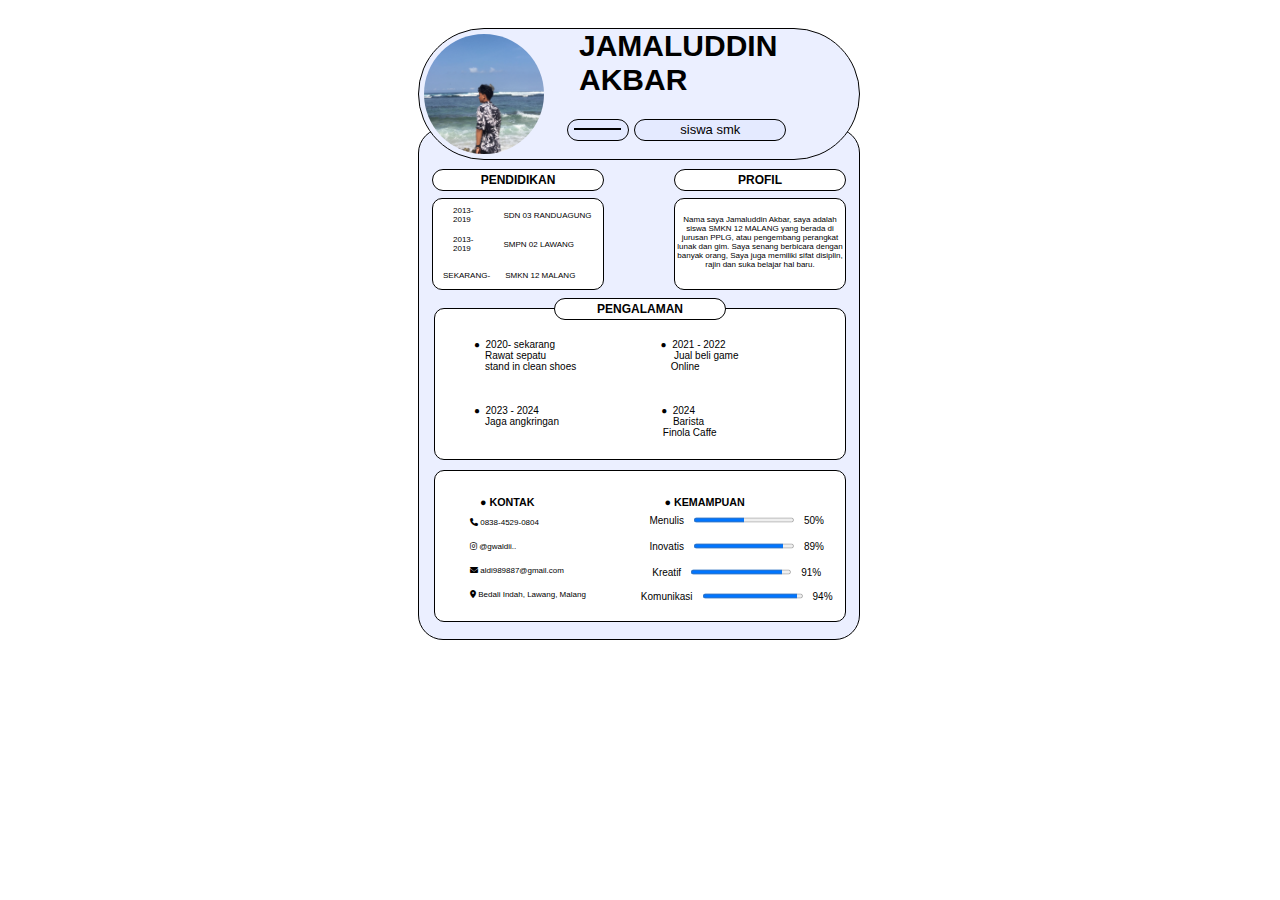
<file: cv.html>
<!DOCTYPE html>
<html lang="en">
  <head>
    <meta charset="UTF-8" />
    <meta name="viewport" content="width=device-width, initial-scale=1.0" />
    <title>CV</title>
  </head>
  <link
      href="https://cdnjs.cloudflare.com/ajax/libs/font-awesome/6.5.0/css/all.min.css"
      rel="stylesheet"
    />

    <style>
    body{
        padding: 50px;
        display: flex;
    }
    .container{
        display: flex;
        flex-direction: row;
        background-color: #ebefff;
        border-radius: 130px;
        border: 1px solid rgb(0, 0, 0);
        width: 440px;
        height: 130px;
        margin: 20px;
        transform: translate(380px, 50px);
        position: absolute;
        z-index: 999;
        
    }
    .container2{
        background-color: #ebefff;
        border-radius: 25px;
        border: 1px solid rgb(0, 0, 0);
        width: 440px;
        height: 510px;
        transform: translate(400px, 170px);
    }
    .imgprofil{
        border-radius: 120px;
        width: 120px;
        height: 120px;
        padding: 10px;
        transform: translate(-5px, -5px);
    }
    .lulus{
        border-radius: 20px;
        background-color: #e4eaff;
        border: 1px solid rgb(0, 0, 0);
        width: 60px;
        height: 20px;
        transform: translatey(-30px);
    }
    .lulus2{
        border-radius: 20px;
        background-color: #e4eaff;
        border: 1px solid rgb(0, 0, 0);
        width: 150px;
        height: 20px;
        transform: translate(5px,-30px);
    }
    .conts1{
        display: flex;
        flex-direction: column;
        width: auto;
        height: auto;
        padding: 35px;
        transform: translateY(5px);
    }
    .cardpen{
        border-radius: 20px;
        border: 1px solid ;
        width: 170px;
        transform: translateX(-22px);
        height: 20px;
        background-color: #fff;
    }
    .cardpen>h5{
        text-align: center;
        transform: translateY(-17px);
        font-family: Arial, Helvetica, sans-serif;
        font-size: 12px;
    }
    .grid{
        display: grid;
        grid-template-columns: repeat(2, 1fr);
        gap: 0px;
    }
    .cardpen1{
        border-radius: 10px;
        border: 1px solid ;
        width: 170px;
        height: 90px;
        background-color: #fff;
        transform: translate(-22px, 7px);
        font-family: Arial, Helvetica, sans-serif;
    }
    .cardlam{
        background-color: white;
        text-align: center;
        width: 170px;
        height: 20px;
        border-radius: 20px;
        border: 1px solid ;
        transform: translate(135px, -25px);
        z-index: 9999;
        position: absolute;
    }
    .cardlam>h5{
        transform: translateY(-17px);
        font-family: Arial, Helvetica, sans-serif;
        font-size: 12px;
    }
    .conts3{
        border-radius: 10px;
        border: 1px solid ;
        width: 410px;
        height: 150px;
        background-color: #fff;
        transform: translate(15px, -15px);
        margin-top: 10px;
        
    }
    .info {
        display: flex;
        flex-direction: column;
    }

    </style>
  <body>
    <section style="transform: translate(-40px, -100px);">
      <div class="container">
        <img class="imgprofil" src="assets/profile.png" alt="">
        <h1 style="transform: translate(20px,-20px);font-size: 30px; font-family: sans-serif; font-weight: bold;">JAMALUDDIN <br>AKBAR</h1>
        <div style="display: flex; flex-direction: row; margin: 10px; transform: translate(-200px, 110px );">
            <div class="lulus">
                <div style="text-align: center; transform: translate(6px, 8px); width: 45px ; border: 1px solid;"></div>
            </div>
            <div class="lulus2">
                <p style="text-align: center; font-family: Arial, Helvetica, sans-serif;transform: translateY(-11px);font-size: 13px;">siswa smk</p>
            </div>
        </div>
      </div>
      <div class="container2">
        <section class="grid">
            <section class="conts1">
                <section class="cardpen">
                    <h5 >PENDIDIKAN</h5>
                </section>
                <section class="cardpen1">
                    <section style="transform: translate(-5px, 4px);">
                        <div style="display: flex; flex-direction: row; transform: translate(25px, -5px);">
                            <p style="font-size: 8px;">2013- <br>2019</p>
                            <p style="font-size: 8px; transform: translate(30px, 5px);">SDN 03 RANDUAGUNG</p>
                        </div>
                        <div style="display: flex; flex-direction: row; transform: translate(25px, -10px);">
                            <p style="font-size: 8px;">2013- <br>2019</p>
                            <p style="font-size: 8px; transform: translate(30px, 5px);">SMPN 02 LAWANG</p>
                        </div>
                        <div style="display: flex; flex-direction: row; transform: translate(15px, -8px);">
                            <p style="font-size: 8px;">SEKARANG-</p>
                            <p style="font-size: 8px; transform: translate(15px, 0px);">SMKN 12 MALANG</p>
                        </div>
                    </section>
                </section>
            </section>
            <section class="conts1">
                <section class="cardpen">
                    <h5>PROFIL</h5>
                </section>
                <section class="cardpen1">
                    <section style="font-family: Arial, Helvetica, sans-serif;">
                        <p style="font-size: 8px; text-align: center; transform: translateY(8px);">Nama saya Jamaluddin Akbar, saya adalah siswa SMKN 12 MALANG yang berada di jurusan PPLG, atau pengembang perangkat lunak dan gim. Saya senang berbicara dengan banyak orang, Saya juga memiliki sifat disiplin, rajin dan suka belajar hal baru.</p>
                    </section>
                </section>
            </section>
        </section>
        <section>
            <div class="cardlam">
                <h5>PENGALAMAN</h5>
            </div>
            <div class="conts3">
                <section style="display: flex; flex-direction: row;">
                    <div style="display: flex; flex-direction: column;">
                        <pre style="transform: translate(-50px, 20px); font-family: Arial, Helvetica, sans-serif; font-size: 10px;">
                                ●  2020- sekarang                                      ●  2021 - 2022
                                    Rawat sepatu                                              Jual beli game 
                                    stand in clean shoes                                  Online
                                    
                                                            
                                    
                                ●  2023 - 2024                                            ●  2024 
                                    Jaga angkringan                                         Barista 
                                                                                                    Finola Caffe
                                </pre>
                    </div>
                </section>
            </div>
            <div class="conts3">
                <section >
                    <section style="display: flex; flex-direction: row; font-family: Arial, Helvetica, sans-serif; transform: translate(45px);">
                        <h6>● KONTAK</h6>
                        <h6 style="transform: translate(130px);">● KEMAMPUAN</h6>
                    </section>
                    <section style="font-family: Arial, Helvetica, sans-serif; display: flex; flex-direction: row;"> 
                        <div style="transform: translate(30px, -20px);">
                            <div style="margin: 5px; font-size: 8px;"><i class="fas fa-phone"></i> 0838-4529-0804</div>
                            <div style="margin: 5px; font-size: 8px; transform: translateY(10px);"><i class="fa-brands fa-instagram"></i>                                @gwaldii..</div>
                            <div style="margin: 5px; font-size: 8px; transform: translateY(20px);"><i class="fas fa-envelope"></i> aldi989887@gmail.com</div>
                            <div style="margin: 5px; font-size: 8px; transform: translateY(30px);"><i class="fas fa-map-marker-alt"></i> Bedali Indah, Lawang, Malang</div>
                        </div>
                        <div style="align-items: center; display: flex; flex-direction: column; transform: translate(80px, -18px);">
                            <div style="display: flex; font-size: 10px; ">
                                <span style="margin-right: 10px;">Menulis</span>
                                <progress style="margin-right: 10px;" value="50" max="100"></progress>
                                <span>50%</span>
                            </div>
                            <div style="display: flex; font-size: 10px; transform: translateY(15px);">
                                <span style="margin-right: 10px;">Inovatis</span>
                                <progress style="margin-right: 10px;" value="89" max="100"></progress>
                                <span>89%</span>
                            </div>
                            <div style="display: flex; font-size: 10px; transform: translateY(30px);">
                                <span style="margin-right: 10px;">Kreatif</span>
                                <progress style="margin-right: 10px;" value="91" max="100"></progress>
                                <span>91%</span>
                            </div>
                            <div style="display: flex; font-size: 10px; transform: translateY(43px);">
                                <span style="margin-right: 10px;">Komunikasi</span>
                                <progress style="margin-right: 10px;" value="94" max="100"></progress>
                                <span>94%</span>
                            </div>
                        </div>
                    </section>
                </section>
            </div>
        </section>
      </div>
    </section>
  </body>
</html>
</file>
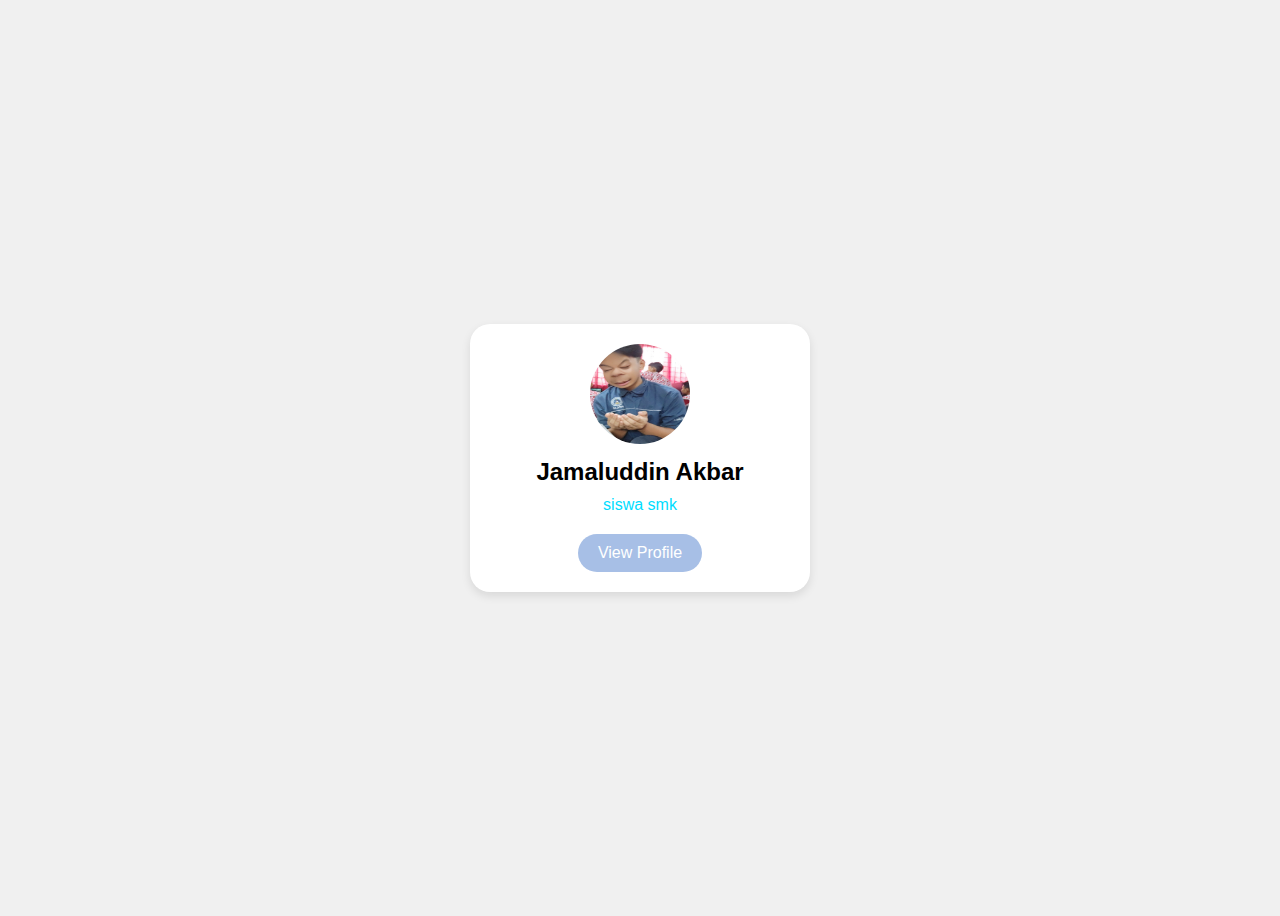
<file: hal2.html>
<!DOCTYPE html>
<html lang="id">
<head>
    <meta charset="UTF-8">
    <meta name="viewport" content="width=device-width, initial-scale=1.0">
    <title>Card Profile</title>
</head>
<style>
    body {
    display: flex;
    justify-content: center;
    align-items: center;
    height: 100vh;
    background-color: #f0f0f0;
    font-family: Arial, sans-serif;
}

.card {
    background-color: #fff;
    border-radius: 20px;
    box-shadow: 0 4px 10px rgba(0, 0, 0, 0.1);
    text-align: center;
    padding: 20px;
    width: 300px;
}

.profile-pic {
    border-radius: 50%;
    width: 100px;
    height: 100px;
}

h2 {
    margin: 10px 0;
    font-size: 24px;
}

p {
    color: #00ddff;
    margin: 5px 0 20px;
}

.view-profile {
    background-color: #a7bfe6;
    color: white;
    padding: 10px 20px;
    border: none;
    border-radius: 20px;
    cursor: pointer;
    font-size: 16px;
}

.view-profile:hover {
    background-color: #a7bfe6;
}
</style>
<body>
    <div class="card">
        <img src="assets/profil.jpg" alt="Profile Picture" class="profile-pic">
        <h2>Jamaluddin Akbar</h2>
        <p>siswa smk</p>
       <a href="hal3.html"><button class="view-profile">View Profile</button></a> 
    </div>
</body>
</html>
</file>
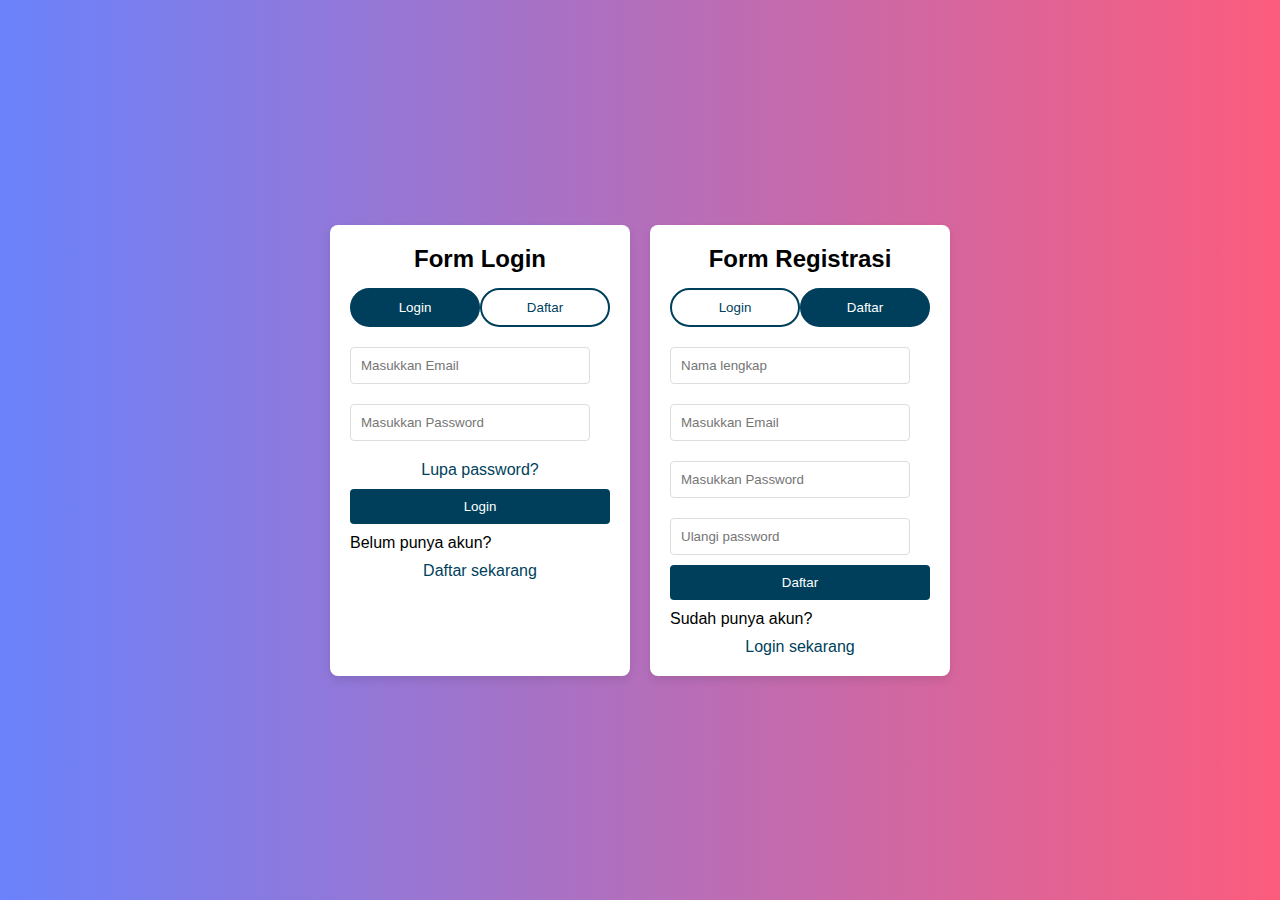
<file: hal3.html>
<!DOCTYPE html>
<html lang="id">
<head>
    <meta charset="UTF-8">
    <meta name="viewport" content="width=device-width, initial-scale=1.0">
    <title>Form Login dan Registrasi</title>
</head>
<style>
    * {
    box-sizing: border-box;
    margin: 0;
    padding: 0;
}

body {
    font-family: Arial, sans-serif;
    background: linear-gradient(to right, #6a82fb, #fc5c7d);
    display: flex;
    justify-content: center;
    align-items: center;
    height: 100vh;
}

.container {
    display: flex;
    gap: 20px;
}

.form-container {
    background: white;
    border-radius: 8px;
    padding: 20px;
    width: 300px;
    box-shadow: 0 4px 10px rgba(0, 0, 0, 0.1);
}

h2 {
    margin-bottom: 15px;
    text-align: center;
}

button.btn {
    background-color: transparent;
    color: #003f5c;
    border: 2px solid #003f5c;
    border-radius: 20px;
    padding: 10px;
    margin-bottom: 10px;
    cursor: pointer;
    width: 100%;
}

button.btn.active {
    background-color: #003f5c;
    color: white;
}

input {
    border: 1px solid #ddd;
    border-radius: 4px;
    padding: 10px;
    margin: 10px 0;
    width: calc(100% - 20px);
}

a {
    color: #003f5c;
    text-decoration: none;
    display: block;
    text-align: center;
    margin-top: 10px;
}

button.submit {
    background-color: #003f5c;
    color: white;
    border: none;
    border-radius: 4px;
    padding: 10px;
    cursor: pointer;
    width: 100%;
}

button.submit:hover {
    background-color: #002a4d;
}
</style>
<body>
    <div class="container">
        <div class="form-container login">
            <h2>Form Login</h2>
                <section style="display: flex; flex-direction: row;">
                    <button class="btn active">Login</button>
                    <button class="btn">Daftar</button>
                </section>
            <input type="email" placeholder="Masukkan Email" required>
            <input type="password" placeholder="Masukkan Password" required>
            <a href="#">Lupa password?</a>
           <a href="hal4.html"><button class="btn submit">Login</button></a> 
            <p>Belum punya akun? <a href="#">Daftar sekarang</a></p>
        </div>
        <div class="form-container register">
            <h2>Form Registrasi</h2>
                <section style="display: flex; flex-direction: row;">
                    <button class="btn">Login</button>
                    <button class="btn active">Daftar</button>
                </section>
            <input type="text" placeholder="Nama lengkap" required>
            <input type="email" placeholder="Masukkan Email" required>
            <input type="password" placeholder="Masukkan Password" required>
            <input type="password" placeholder="Ulangi password" required>
            <button class="btn submit">Daftar</button>
            <p>Sudah punya akun? <a href="#">Login sekarang</a></p>
        </div>
    </div>
</body>
</html>
</file>
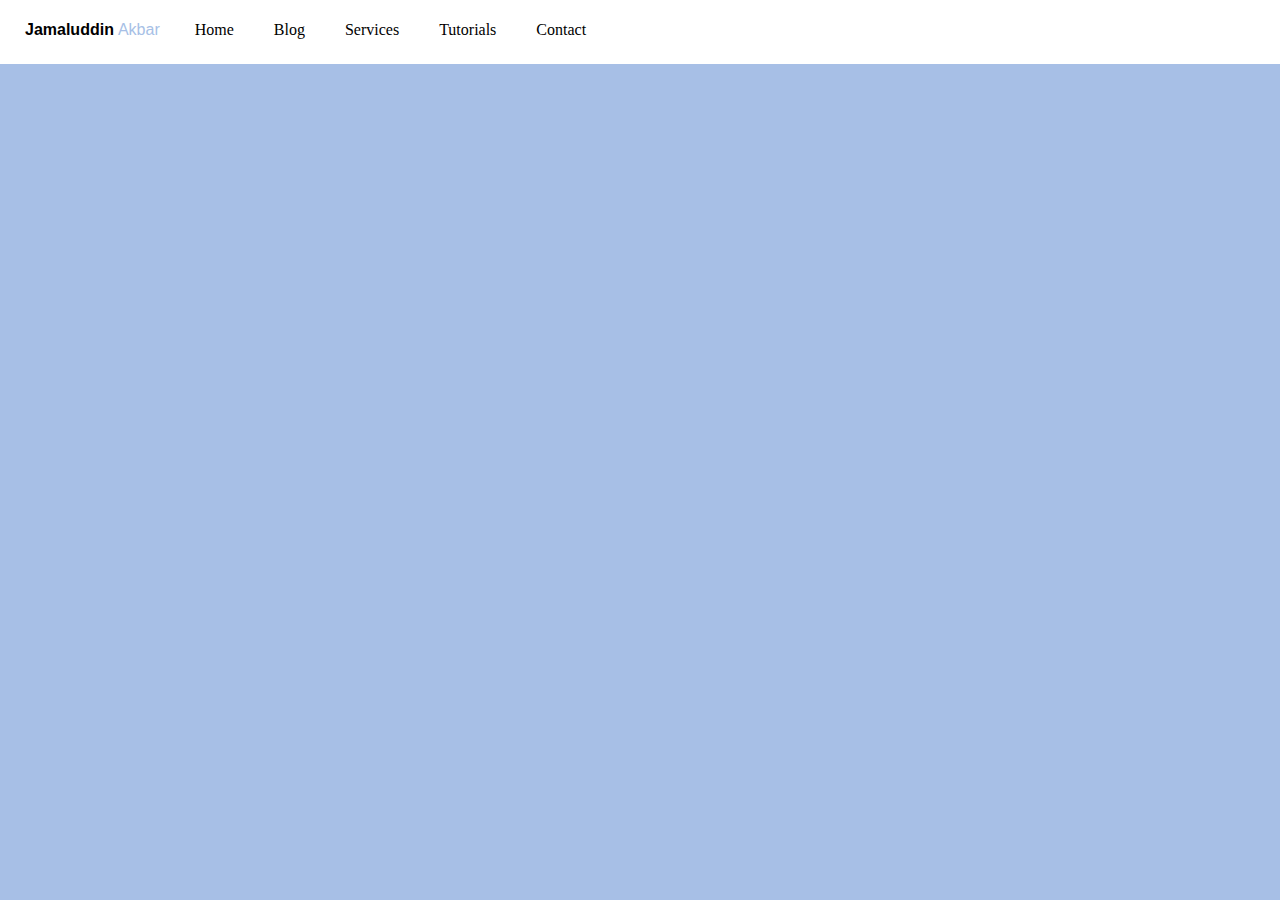
<file: hal4.html>
<!DOCTYPE html>
<html lang="id">
<head>
    <meta charset="UTF-8">
    <meta name="viewport" content="width=device-width, initial-scale=1.0">
    <title>Dropdown Menu</title>
</head>
<style>
    body {
    background-color: #a7bfe6;
    margin: 0px;
}

.navbar {
    list-style-type: none;
    display: flex;
    padding: 10px;
    background-color: #fff;
    transform: translateY(-20px);
}

.navbar > li {
    position: relative;
    padding: 15px;
    margin: 0 5px;
}

.navbar > li:hover {
    background-color: #f0f0f0;
}

.brand {
    display: flex;
    flex-direction: row;
    text-transform: capitalize;
    padding: 15px;
    font-family: "Roboto", sans-serif;
}

.firstname {
    color: rgb(0, 0, 0);
    font-weight: 700;
}

.lastname {
    color: #a7bfe6;
    padding-left: 4px;
}

.dropdown {
    display: none;
    position: absolute;
    left: 0;
    top: 100%;
    width: 250px;
    background-color: white;
    border: 1px solid #ccc;
    list-style-type: none;
    padding: 10px 0;
    box-shadow: 0 2px 5px rgba(0,0,0,0.15);
}

.navbar > li:hover .dropdown {
    display: block;
}

.dropdown li {
    padding: 10px 20px;
}

.badge {
    background-color: #a7bfe6;
    color: white;
    border-radius: 5px;
    padding: 3px 7px;
    margin-left: 10px;
    
}
</style>
<body>
    <nav>
        <ul class="navbar">
            <div class="brand">
                <div class="firstname">jamaluddin</div>
                <div class="lastname">akbar</div>
            </div>
            <li>Home</li>
            <li>Blog</li>
            <li>Services</li>
            <li>Tutorials
                <ul class="dropdown">
                    <li>CSS <span class="badge">12 Available</span></li>
                    <li>HTML <span class="badge">9 Available</span></li>
                    <li>Jade <span class="badge">3 Available</span></li>
                    <li>Javascript <span class="badge">21 Available</span></li>
                    <li>Design <span class="badge">37 Available</span></li>
                </ul>
            </li>
            <li>Contact</li>
        </ul>
    </nav>
</file>
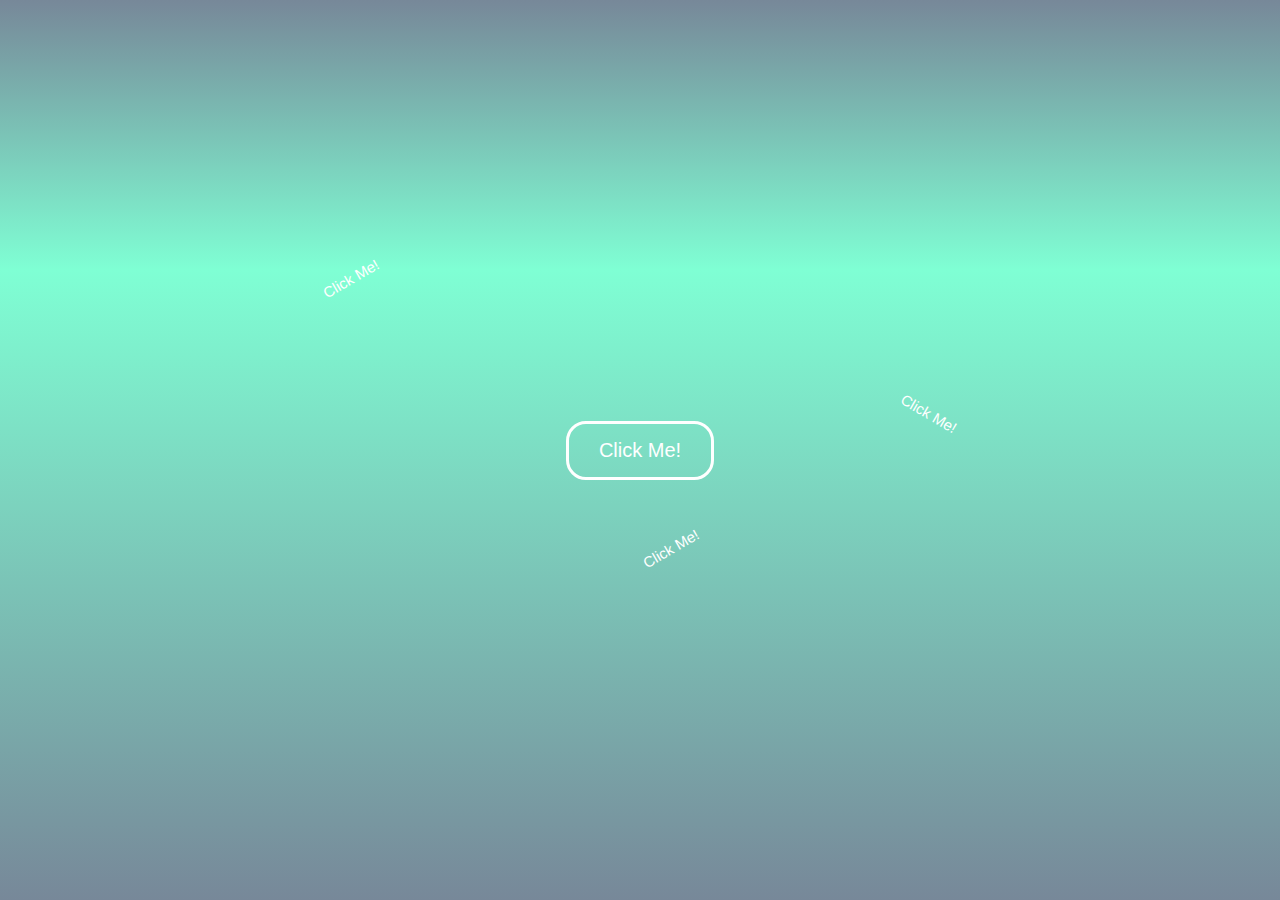
<file: uts.html>
<!DOCTYPE html>
<html lang="en">
<head>
    <meta charset="UTF-8">
    <meta name="viewport" content="width=device-width, initial-scale=1.0">
    <link rel="stylesheet" href="style.css">
    <title>Clickable Button</title>
</head>
<style>
    
    body {
            background-color: #a7bfe6;
            display: flex;
            justify-content: center;
            align-items: center;
            height: 100vh;
            position: relative;
            overflow: hidden;
        }
        .button {
            background-color: rgba(255, 255, 255, 0);
            color: white;
            border: 3px solid white;
            border-radius: 20px;
            padding: 15px 30px;
            font-size: 20px;
            cursor: pointer;
            position: relative;
            z-index: 1;
        }
        .text {
            position: absolute;
            color: white;
            font-size: 15px;
            transform: rotate(-30deg);
        }
        .textt {
            position: absolute;
            color: white;
            font-size: 15px;
            transform: rotate(30deg);
        }

</style>
<body>
   <a href="hal2.html"><button class="button">Click Me!</button></a> 
    <div class="text" style="top: 30%; left: 25%;">Click Me!</div>
    <div class="text" style="top: 60%; left: 50%;">Click Me!</div>
    <div class="textt" style="top: 45%; right: 25%;">Click Me!</div>
</body>
</html>
</file>
<file: style.css>
body, html {
    margin: 0;
    padding: 0;
    font-family: "Roboto", sans-serif;
    background: linear-gradient(lightslategray 0%, aquamarine 30%, lightslategray 100%);
}

.fContainer {
    display: flex;
    width: 100%;
    height: 50px;
    background-color: lightslategray;
}

.wrapper {
    position: fixed;
    z-index: 1000;
    display: flex;
    justify-content: space-between;
    align-items: center;
    font-size: 20px;
    padding: 15px;
    width: 100%;
    height: 50px;
    background-color: #222;
    box-shadow: 0 7px 15px 0 rgba(0, 0, 0, 0.5);
}

.brand {
    display: flex;
    flex-direction: row;
    text-transform: capitalize;
    padding: 15px;
}

.firstname {
    color: white;
    font-weight: 700;
}

.lastname {
    color: aquamarine;
    padding-left: 4px;
}

.navigation {
    display: flex;
    justify-content: center;
    align-items: center;
    text-transform: capitalize;
    transform: translateX(-20px);
}

.navigation>li {
    list-style: none;
    padding: 15px;
}

.navigation>li>a {
    color: white;
    font-size: 20px;
    text-decoration: none;
}

.navigation>li>a:hover {
    color: aquamarine;
    transition: all .3s ease;
}

.navigation>li>img {
    width: 50px;
    height: 50px;
    border-radius: 50px;
}

.navigation>li>img:hover {
    width: 65px;
    height: 65px;
    border-radius: 65px;
    transition: all .3s ease;
}


.active {
    background-color: aquamarine;
    color: white;
    border-radius: 5px;
    padding: 15px;
}

.active:hover {
    color: white !important;
}

.profile {
    display: flex;
    text-align: center;
    flex-direction: column;
    align-items: center;
    margin-top: 70px;
}

.profileimg {
    width: 200px;
    height: 200px;
    border-radius: 200px;
    object-fit: cover;
    border: 4px solid whitesmoke;
    box-shadow: 0 3px 10px 0 rgba(130, 194, 193, 0.5);
}

.username>h3 {
    color: white;
}

.username>p {
    color: white;
    margin-top: -15px;
}

.bContainer {
    display: flex;
    transform: translateY(-5px);
    background: linear-gradient(white 0%, rgba(255, 255, 255, 0.598), rgba(119, 136, 153, 0) 100%);
    
}

.textBiodata {
    display: flex;
    justify-content: space-between;
    text-align: center;
    margin-top: 20px;
    margin-bottom: 80px;
}

.textBiodata>p {
    width: 30%;
    margin: 0 10px;
    transform: translateY(20px);
}

.buttonC {
    display: flex;
    flex-direction: column;
}

.buttonC>div>button {
  margin: 30px 0;
}

.modal {
    display: none;
    position: fixed;
    top: 0;
    left: 0;
    width: 100%;
    height: 100%;
    background-color: rgba(0, 0, 0, 0.5);
    justify-content: center;
    align-items: center;
    z-index: 9999;
  }
  .modal-content {
    background: #fff;
    padding: 20px;
    border-radius: 8px;
    width: 300px;
    text-align: center;
  }
  .modal-content h2 {
    margin: 0 0 10px;
  }
  .close-btn {
    margin-top: 10px;
    background-color: #f44336;
    color: #fff;
    border: none;
    padding: 10px;
    cursor: pointer;
    border-radius: 5px;
  }
  .close-btn:hover {
    background-color: #d32f2f;
  }
  .open-btn {
    margin: 10px;
    background-color: #008cba;
    color: white;
    padding: 10px 20px;
    border: none;
    border-radius: 5px;
    cursor: pointer;
  }
  .open-btn:hover {
    background-color: #005f73;
  }



.grid {
    display: grid;
    grid-template-columns: repeat(4, 1fr);
    gap: 15px;
}

.card {
    border-radius: 10px; 
    box-shadow: 0 2px 5px rgba(0, 0, 0, 0.3);
    background-color: aliceblue;
    overflow: hidden;
}

.card>img {
    width: 100%;
    height: 180px;
    border-radius: 10px;
    object-fit: cover;
}

.contact {
    background-color: #fff;
    padding-bottom: 50px;
    margin-top: 20px;
    transform: translateY(20px);
}

.ctc {
    transform: translateY(25px);
}

.icon>a{
    font-size: 20px;
    color: black;
    padding-top: -10px;
}

.watermark {
    text-align: center;
    transform: translateY(20px);
}

.containerCard {
    display: flex;
    justify-content: center;
    align-items: center;
    max-width: 80%;
    margin: 0 auto;
}
</file>
